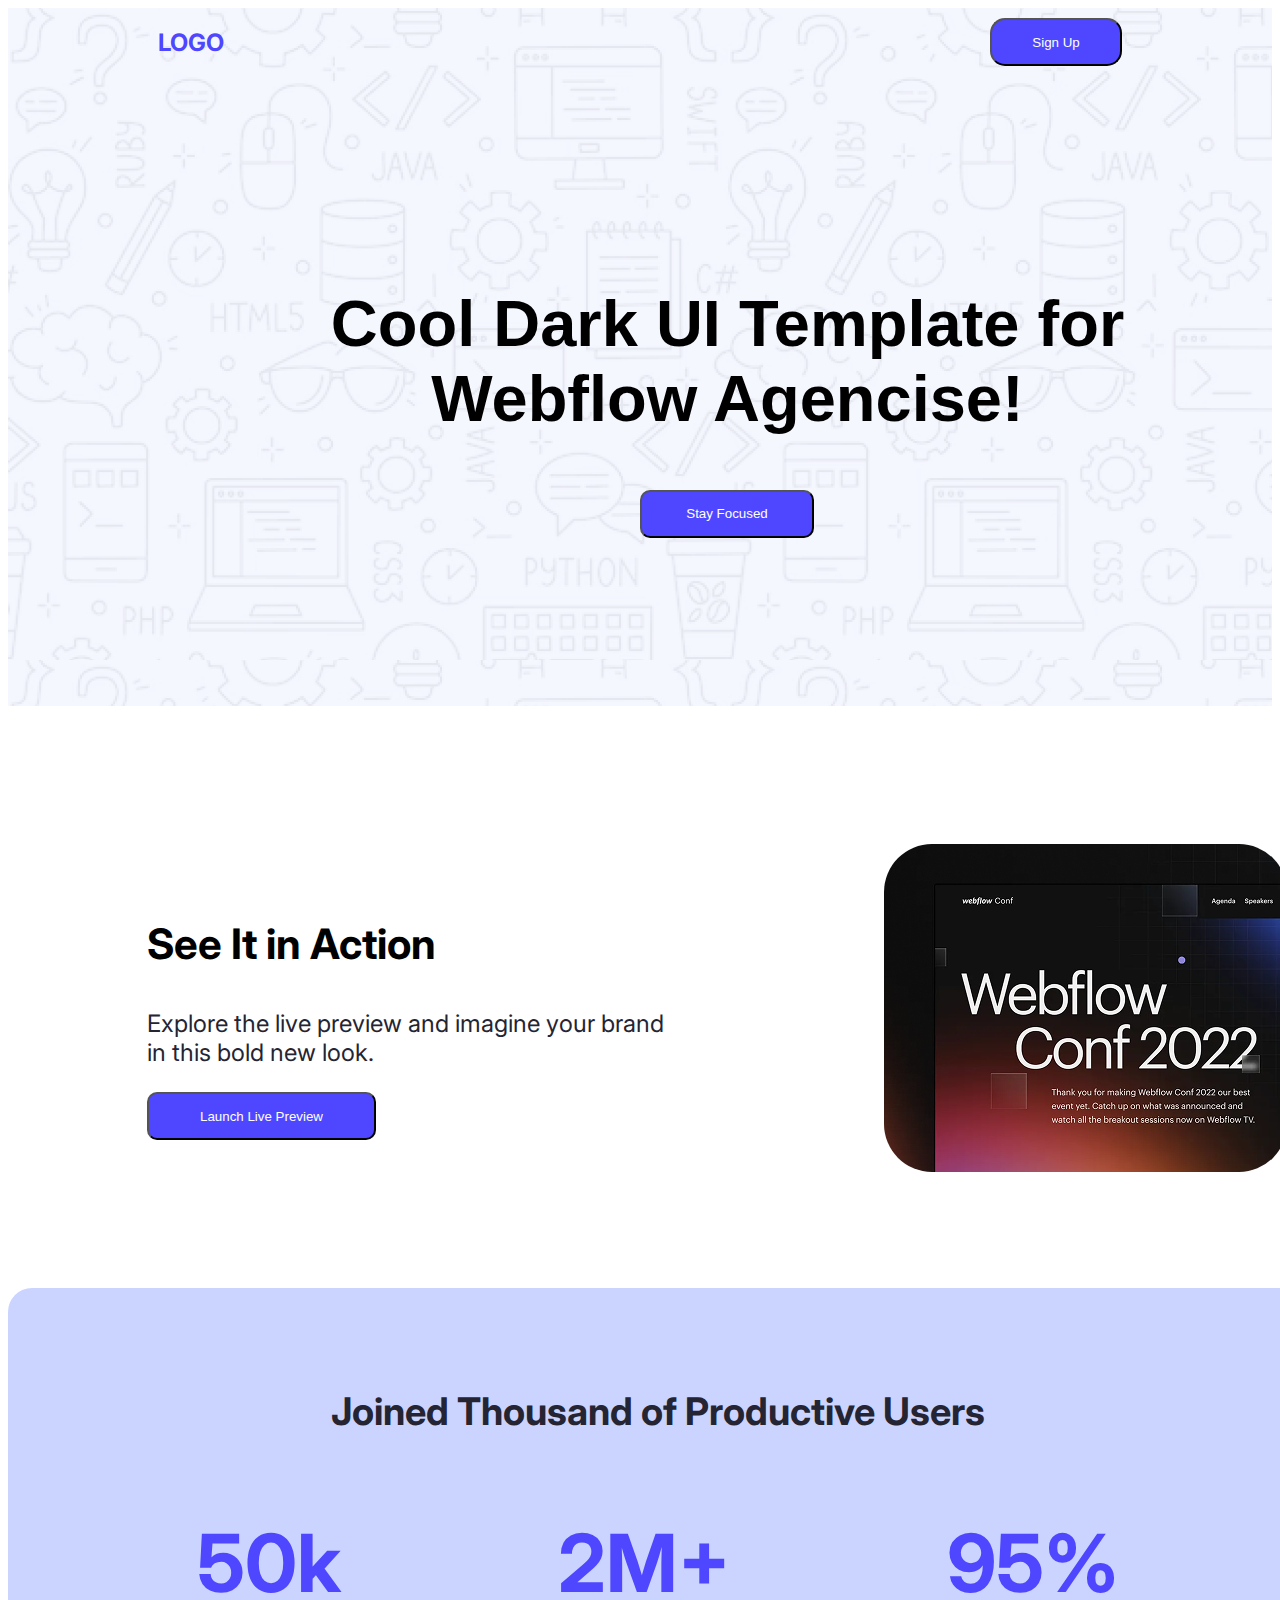
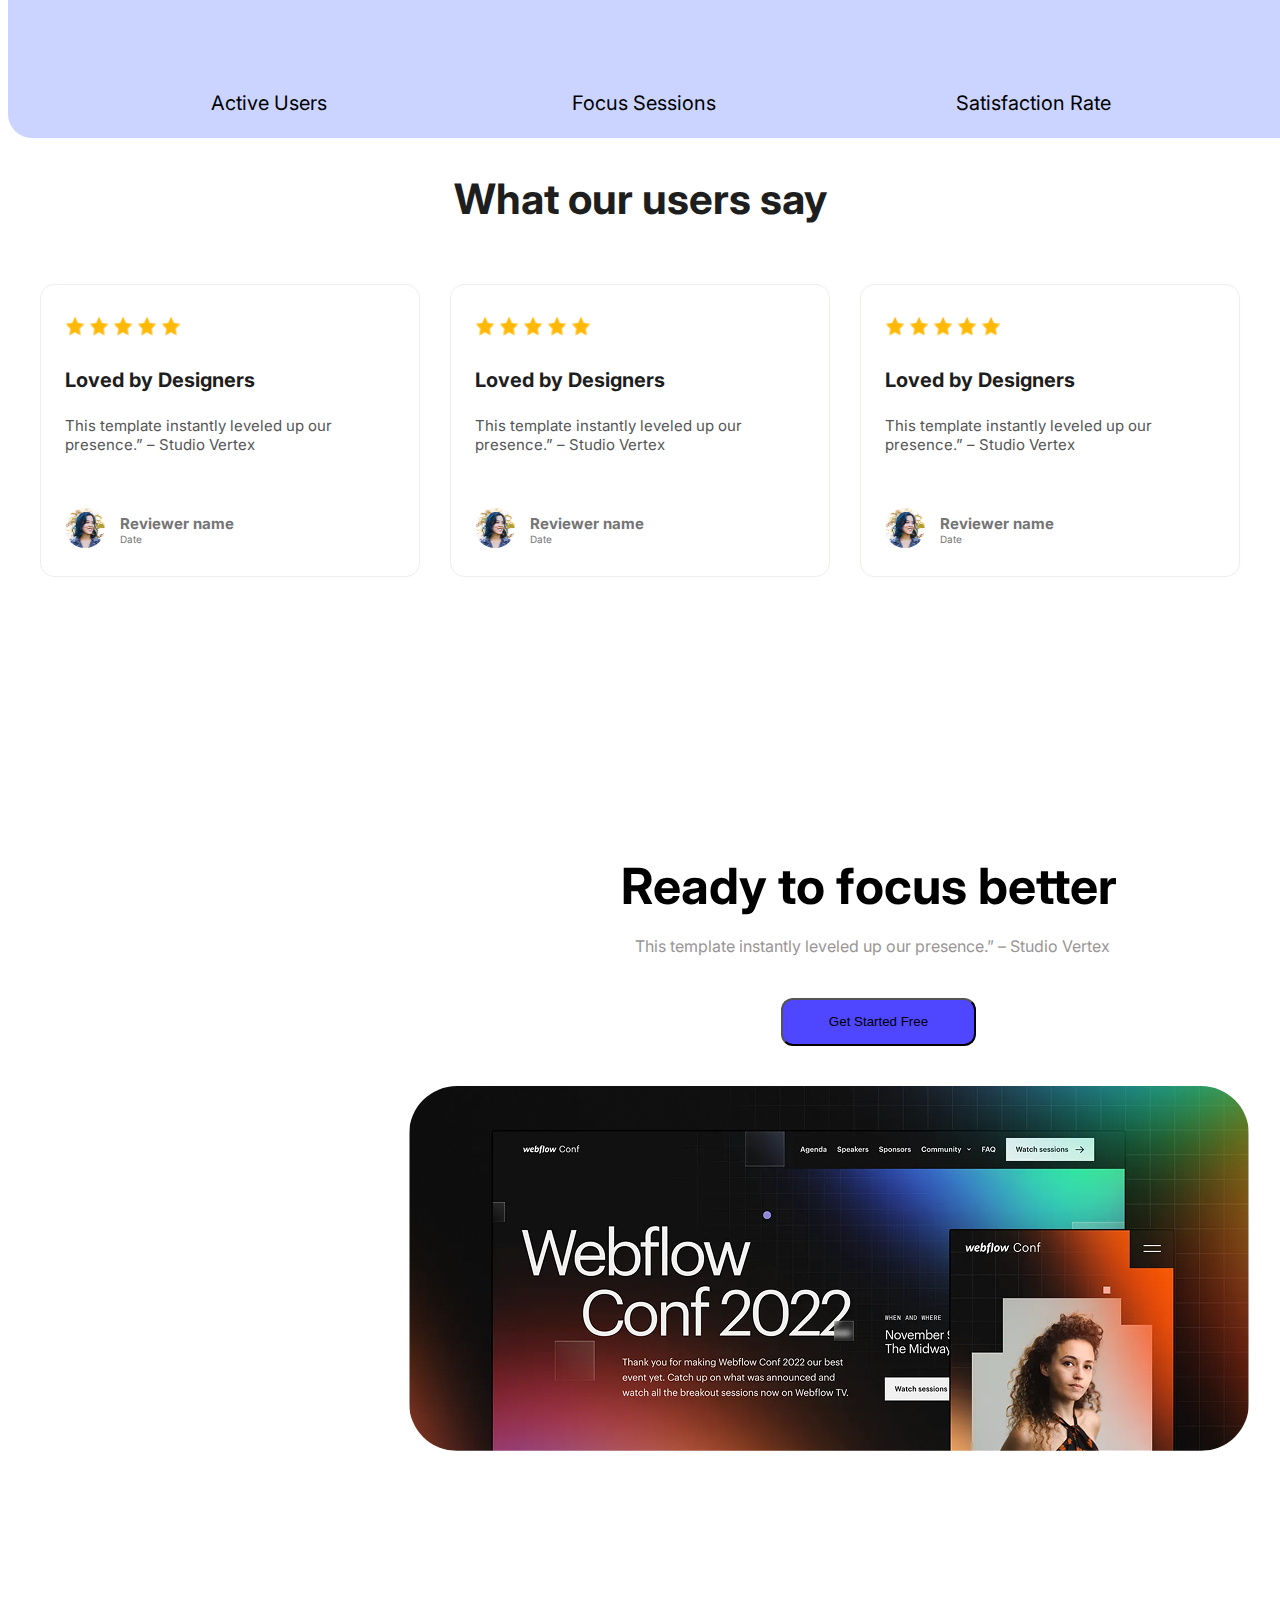
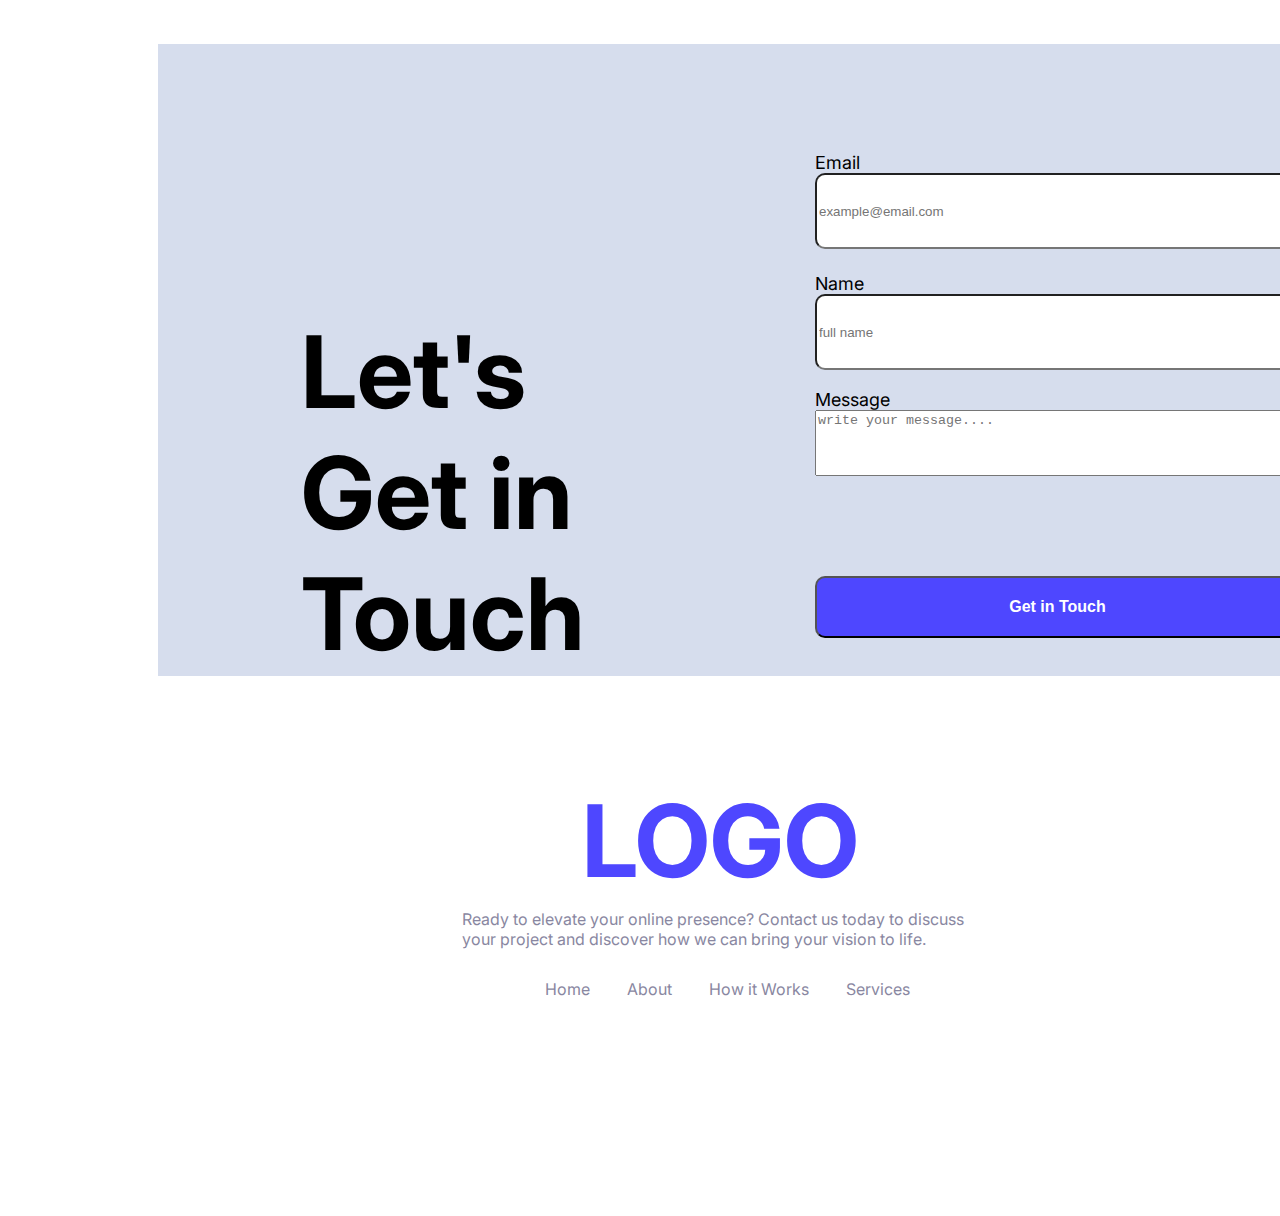
<file: index.html>
<!DOCTYPE html>
<html lang="en">
<head>
    <meta charset="UTF-8">
    <meta name="viewport" content="width=device-width, initial-scale=1.0">
    <title>logo</title>
    <link rel="preconnect" href="https://fonts.googleapis.com">
<link rel="preconnect" href="https://fonts.gstatic.com" crossorigin>
<link href="https://fonts.googleapis.com/css2?family=Inter:ital,opsz,wght@0,14..32,100..900;1,14..32,100..900&family=Open+Sans:ital,wght@0,300..800;1,300..800&display=swap" rel="stylesheet">
    <link rel="stylesheet" href="styles/assignment.css">
</head>
<body class="inter-font">
    <header class="header">
        <section>
            <nav>
                <h2 class="nav-title">LOGO</h2>
                <a href=""><button class="btn-primary">Sign Up</button></a>
            </nav>
            <div class="banner">
                <h2 class="raleway-style">Cool Dark UI Template for
                    <br>Webflow Agencise!</h2>
                <a href=""><button id="btn">Stay Focused</button></a>
            </div>
        </section>
    </header>
    <main>
        <section class="banner-style">
            <div>
                <h3 id="banner-head">See It in Action</h3>
                <p id="banner-text">Explore the live preview and imagine your brand in this bold new look.</p>
                <a href=""><button id="btn-third">Launch Live Preview</button></a>
            </div>
            <div id="mini-style">
            <img src="Assets/wc-mini.png">
        </div>
        </section>
        <section class="Productive-style">
    <div id="Productive-head">
        <h3>Joined Thousand of Productive Users</h3>
    </div>
    <div class="stats">
        <div>
            <h3>50k</h3>
            <p>Active Users</p>
        </div>
        <div>
            <h3>2M+</h3>
            <p>Focus Sessions</p>
        </div>
        <div>
            <h3>95%</h3>
            <p>Satisfaction Rate</p>
        </div>
    </div>
</section>
<section class="feedback-style">
    <div class="feedback-header">
        <h2>What our users say</h2>
    </div>
    <div class="cards-container">
        <div class="card-style">
            <div class="icon-style">
                <img src="Assets/icon-star.png"><img src="Assets/icon-star.png"><img src="Assets/icon-star.png"><img src="Assets/icon-star.png"><img src="Assets/icon-star.png">
            </div>
            <div class="card-content">
                <h3>Loved by Designers</h3>
                <p>This template instantly leveled up our presence.” – Studio Vertex</p>
            </div>
            <div class="users-style">
                <div>
                    <img src="Assets/avatar.png" >
                </div>
                <div>
                    <h3>Reviewer name</h3>
                    <p>Date</p>
                </div>
            </div>
        </div>

        <div class="card-style">
            <div class="icon-style">
                <img src="Assets/icon-star.png"><img src="Assets/icon-star.png"><img src="Assets/icon-star.png"><img src="Assets/icon-star.png"><img src="Assets/icon-star.png">
            </div>
            <div class="card-content">
                <h3>Loved by Designers</h3>
                <p>This template instantly leveled up our presence.” – Studio Vertex</p>
            </div>
            <div class="users-style">
                <div>
                    <img src="Assets/avatar.png" >
                </div>
                <div>
                    <h3>Reviewer name</h3>
                    <p>Date</p>
                </div>
            </div>
        </div>

        <div class="card-style">
            <div class="icon-style">
                <img src="Assets/icon-star.png"><img src="Assets/icon-star.png"><img src="Assets/icon-star.png"><img src="Assets/icon-star.png"><img src="Assets/icon-star.png">
            </div>
            <div class="card-content">
                <h3>Loved by Designers</h3>
                <p>This template instantly leveled up our presence.” – Studio Vertex</p>
            </div>
            <div class="users-style">
                <div>
                    <img src="Assets/avatar.png" >
                </div>
                <div>
                    <h3>Reviewer name</h3>
                    <p>Date</p>
                </div>
            </div>
        </div>
    </div>
</section>
<section class="focus-section"> 
    <div>
        <h2 id="focus-head">Ready to focus better</h2>
        <p id="focus-content">This template instantly leveled up our presence.” – Studio Vertex</p>
        <a href=""><button id="btn-frouth">Get Started Free</button></a>
    </div>
    <div class="focus-img">    
        <img src="Assets/wc-big.png">
     </div>
</section>
<section class="form-section">
        <div class="form-text">
            <h1>Let's Get in Touch</h1>
        </div>
        <div class="form-container">
            <form>
                <div id="email-style">
                <label for="email">Email</label>
                <input type="email" id="email" placeholder="example@email.com">
                </div>
                <div id="name-style">
                <label for="name">Name</label>
                <input type="text" id="name" placeholder="full name">
                </div>
                <div id="message-style">
                <label for="message">Message</label>
                <textarea id="message"  rows="4" cols="70" placeholder="write your message...."></textarea>
                </div>
                <a href=""><button id="button">Get in Touch</button></a>
            </form>
        </div>
    </section>


</main>
<footer class="footer-section">

    <h1 id="footer-head">LOGO</h1>
    <p id="footer-p">Ready to elevate your online presence? Contact us today to discuss your project and discover how we can bring your vision to life.</p>
<div class="footer-link">
    <a href="">Home</a>
    <a href="">About</a>
    <a href="">How it Works</a>
    <a href="">Services</a>
</div>
</footer>
</body>
</html>
</file>
<file: styles/assignment.css>
/* header styles */
.raleway-style {
  font-family: "Raleway", sans-serif;
  font-optical-sizing: auto;
  font-weight: bold;
  font-size: 65px;
  font-style: normal;
  display: flex;
  justify-content: center;
  text-align: center;
  align-items: center;
}
.banner{
  border: none;
  margin: 209px 267px 152px 267px;
  height: 237px;
  width: 905px;
}
#btn{
  
  background-color:#4E47FF;
  color:#FFFFFF;
  width: 174px;
  height: 48px;
  border-radius: 10px;
  margin: 0px 365px 0px 365px;
cursor: pointer;
}
#btn:hover{
  background-color: red;
}
#text{
  text-align: center;
}
.inter-font {
  font-family: "Inter", sans-serif;
  font-optical-sizing: auto;
  font-weight: <weight>;
  font-style: normal;
}

nav{
  display: flex;
  justify-content: space-between;
  align-items: center;
  margin: 0px 150px 0px 150px;
}
.nav-title{
  color:#4E47FF;
  font-weight: 34px;
}
.btn-primary{
 background-color: #4E47FF;
 color:#FFFFFF;
 width: 132px;
 height: 48px;
 border-radius: 15px;
 box-shadow: none;
cursor: pointer;
}
.btn-primary:hover{
   background-color: red;
}
.header{
 max-width: 1440px;
  height: 698px;
  background-image: url('../Assets/Hero-bg.png');
}


.banner-style{
  display: flex;
  justify-content: space-between;
  align-items: center;
  width: 1140px;
  height: 328px;
  margin: 138px 159px 116px 139px;
}
#mini-style{
  height: 328px;
  width: 403px;
  border-radius: 48px;
  overflow: hidden;
  
} 
#banner-head{
  font-size: 42px;
  font-weight: bold;
  width: 517px;
  height: 49px;
}
#banner-text{
  font-size: 24px;
  color: #252432;
  width: 517px;
  height: 60px;
  margin: 23px 0px 0px 0px;
}
#btn-third{
  width: 229px;
  height: 48px;
  background-color: #4E47FF;
  color: #FFFFFF;
  padding: 12px 36px;
  border-radius: 10px;
  margin-top: 23px;
  cursor:pointer
}
#btn-third:hover{
  background-color: red;
}

/* productive section */

.Productive-style {
    background-color: #cbd4ff; 
    padding: 50px 80px;
    text-align: center;
    border-radius: 24px; 
    width: 1140px;
    height:350px;
      margin: auto;
}

#Productive-head h3 {
    font-size: 38px; 
    font-weight: bold;
    color:#252432; 
    margin:50px 142px 0px 142px ; 
}

.stats {
    display: flex;
    justify-content: space-around;
    align-items: center;
    flex-wrap: wrap;
   
}

.stats h3 {
    font-size: 80px;
    font-weight: bold;
     color: #4E47FF; 
}

.stats p {
    font-size: 20px; 
    color: #000000; 
    font-weight: 400px;
}

/* users feedback section */

.feedback-style {
    background-color: #FFFFFF; 
    text-align: center;
}

.feedback-header h2 {
    color: #1E1E1E;
    font-size: 42px;
    font-weight: bold;
    margin-bottom: 60px;
}
.card-style {
    display: flex;
    flex-wrap: wrap;
    background-color: #FFFFFF;
    border: 1px solid #F2EDED;
    border-radius: 14px;
    padding: 24px;
    text-align: left;
    height: 243px;
}
.cards-container {
    display:flex; 
    gap: 30px;
    max-width: 1200px;
    margin: 0 auto;
    justify-content: center;
}
.icon-style {
    display: flex;
    align-items: center;
    gap: 4px;
    margin-bottom: 24px;
}

.icon-style img {
    width: 20px;
    height: 20px;
}

.card-content {
    margin-bottom: 24px;
}

.card-content h3 {
    color: #1E1E1E;
    font-size: 20px; 
    font-weight: bold;
    margin: 0 0 24px 0; 
}

.card-content p {
    color: #555;
    font-size: 15px;
    margin: 0;
}
.users-style {
    display: flex;
    align-items: center;
    gap: 15px;
    margin-top: auto;
}  
.users-style img {
    width: 40px;
    height: 40px;
    border-radius: 999px;
}
.users-style h3 {
    font-size:15px;
    font-weight: bold;
    color: #757575;
    margin: 0;
}

.users-style p {
    font-size: 10px;
    color: #757575;
    margin: 0;
}
/* focus section */

.focus-section{
  width: 1140px;
  height: 696px;
  background-color: #FFFFFF;
  margin: 137px 149px 92px 151px;
  padding: 71px 150px ;
}
#focus-head{
  color: #000000;
  font-weight: bold;
  font-size: 50px;
  width: 516px;
  height: 60px;
  margin: 71px 312px 20px 312px;
}
#focus-content{
  color:#9A9595;
  width: 487px;
  height: 22px;
  margin: 20px 326px 20px 326px;

}
#btn-frouth{
  width: 195px;
  height: 48px;
  background-color: #4E47FF;
  padding: 12px 36px;
  border-radius: 12px;
  margin: 20px 472px 20px 472px;
  cursor: pointer;
}
#btn-frouth:hover{
  background-color: red;
}
.focus-img{
  width: 840px;
  height: 365px;
  border-radius: 48px;
  margin: 20px 150px 71px 100px;
  overflow: hidden;
}
/* from section */

.form-section {
    display: flex;
    justify-content: center;
    align-items: center;
    width: 1140px;
    height: 632px;
    background-color: #D6DDED;
    margin: 92px 150px 14px 150px;
}
.form-text{
  width: 528px;
  height: 232px;
  margin: 200px 115px 200px 150px;
  font-weight: bold;
    font-size: 50px;
    color: #000000;
}

.form-container {
  width: 497px;
    max-width: 490px;
    margin: 71px 0px 71px 115px;
    gap: 19px;
}

.form-container form {
    display: flex;
    flex-direction: column;
}

#email-style{
  display: flex;
  flex-direction: column;
  width: 497px;
  height: 102px;
  margin: 71px 150px 19px 0px;
}
#email-style input{
  background-color:#FFFFFF;
  width: 485px;
  height: 70px;
  border-radius: 10px
}

{
  display: flex;
  flex-direction: column;
  width: 497px;
  height: 102px;
  margin: 0px 150px 19px 115px;
}
#name-style input{
  background-color:#FFFFFF;
  width: 485px;
  height: 70px;
  border-radius: 10px
}
#message-style{
  display: flex;
  flex-direction: column;
  width: 490px;
  height: 167px;
  margin-top: 19px;
}
#message-style input{
  background-color: #FFFFFF;
  width: 485px;
  height: 135px;
  border-radius: 15px;
  
  
}
form label{
  font-size: 18px;
  color:#000000;
}
#button{
  margin-top: 20px;
    padding: 19px 100px;
    background-color:#4E47FF;
    color: #ffffff;
    border-radius: 10px;
    font-size: 16px;
    font-weight: bold;
    width: 485px;
    height: 62px;
    cursor: pointer;
}
#button:hover{
  background-color: red;
}
/* footer section */

.footer-section{
  width: 1440px;
  height: 428px;
  background-color: #FFFFFF;
}
#footer-head{
  font-weight: 900px;
  font-size: 100px;
  color: #4E47FF;
  margin: 104px 575px 8px 574px;
  width: 291px;
  height: 121px;
}
#footer-p{
 width: 531px; 
  height: 48px;
  color: #8987A1;
  margin: 0px 455px  20px 454px;
}
.footer-link{
  width: 401px;
  height: 24px;
  display: flex;
  justify-content: space-around;
  align-items: center;
  margin: 0px 520px 103px 519px;
}
.footer-link a{
  text-decoration: none;
  color: #8987A1;
}
</file>
